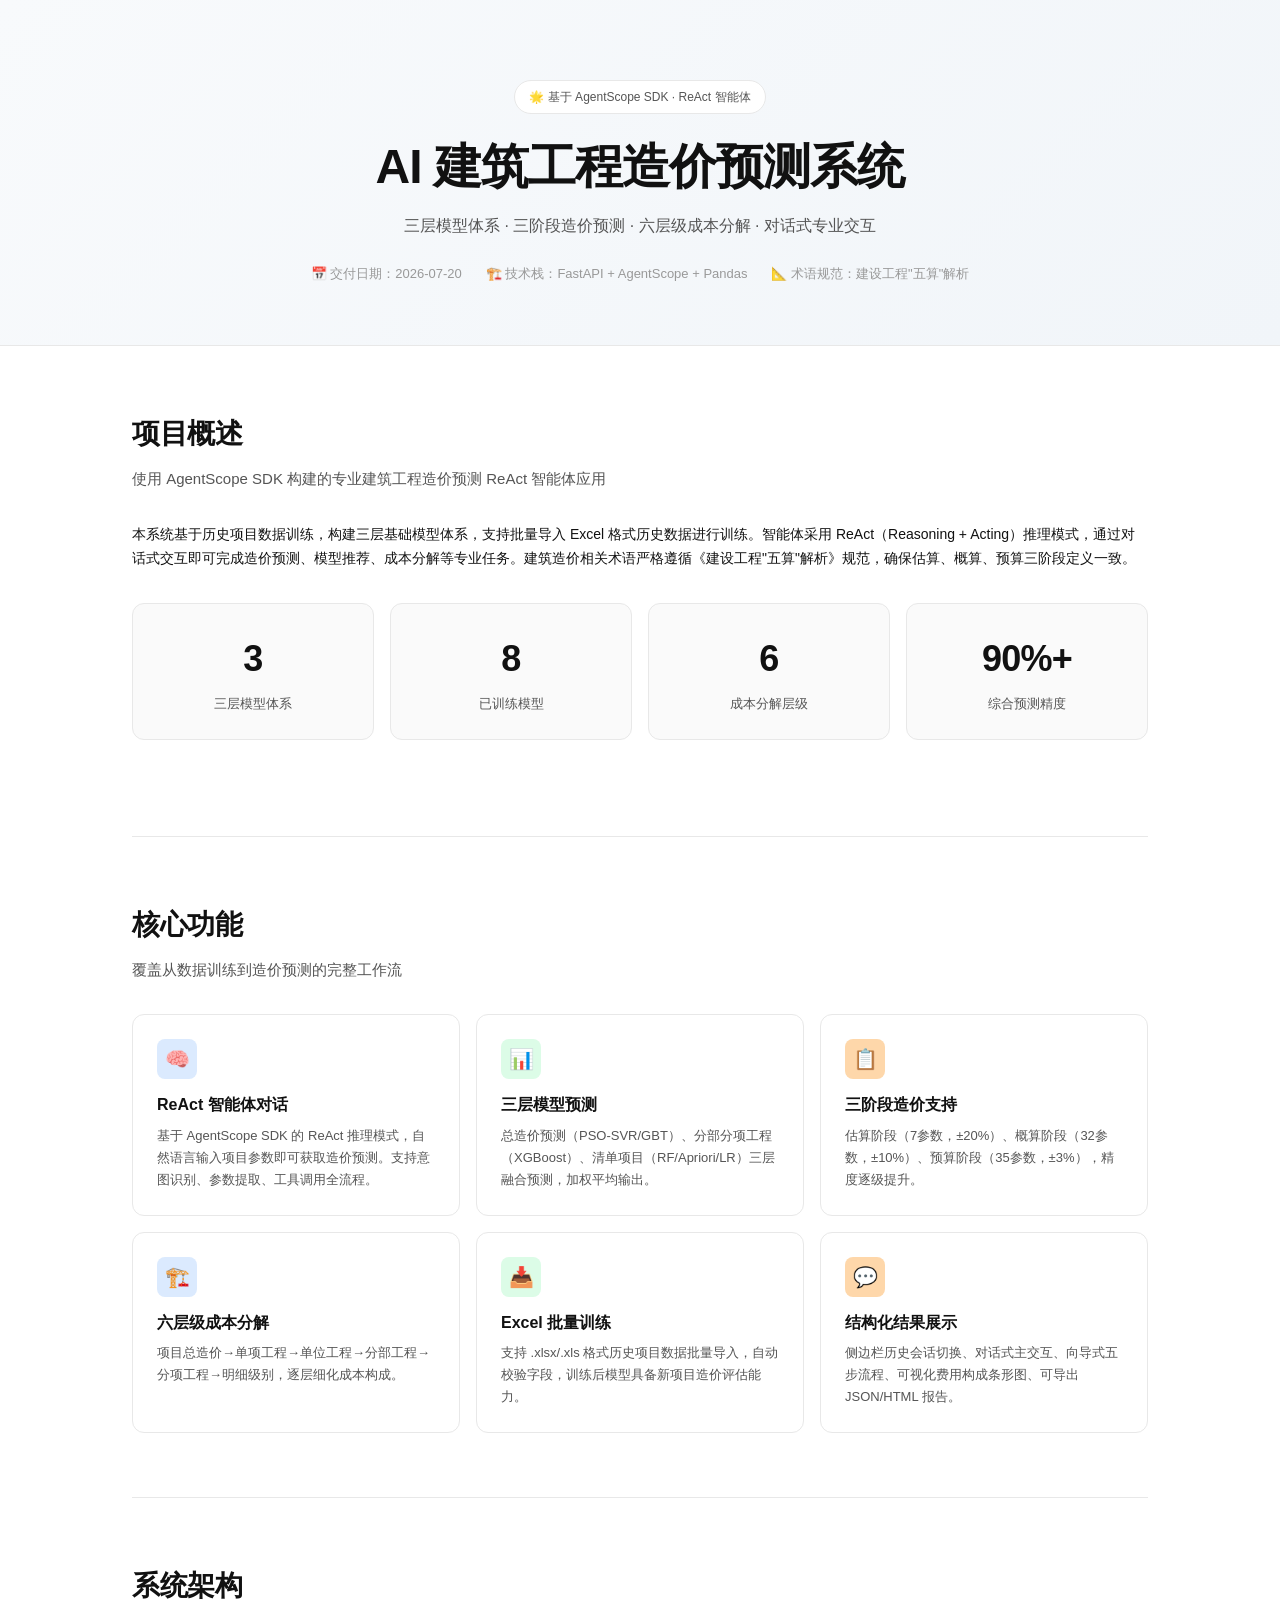
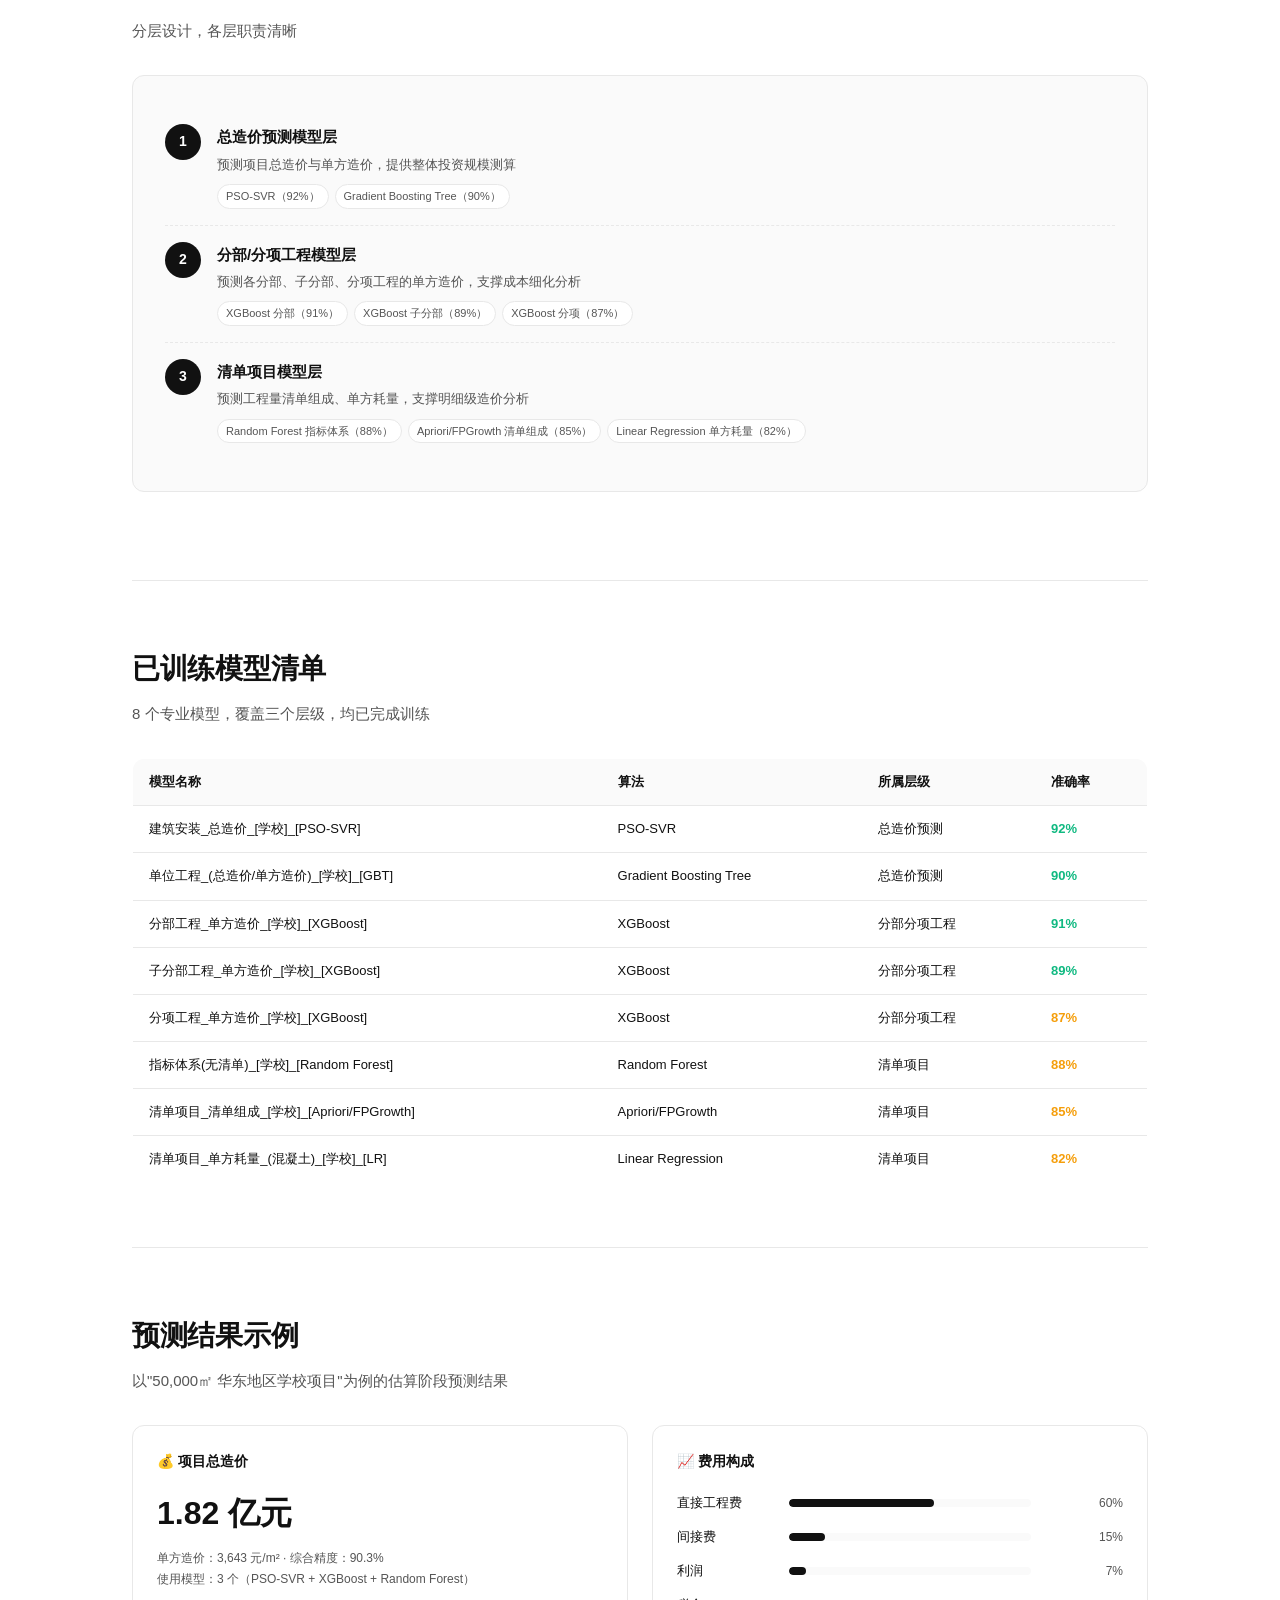
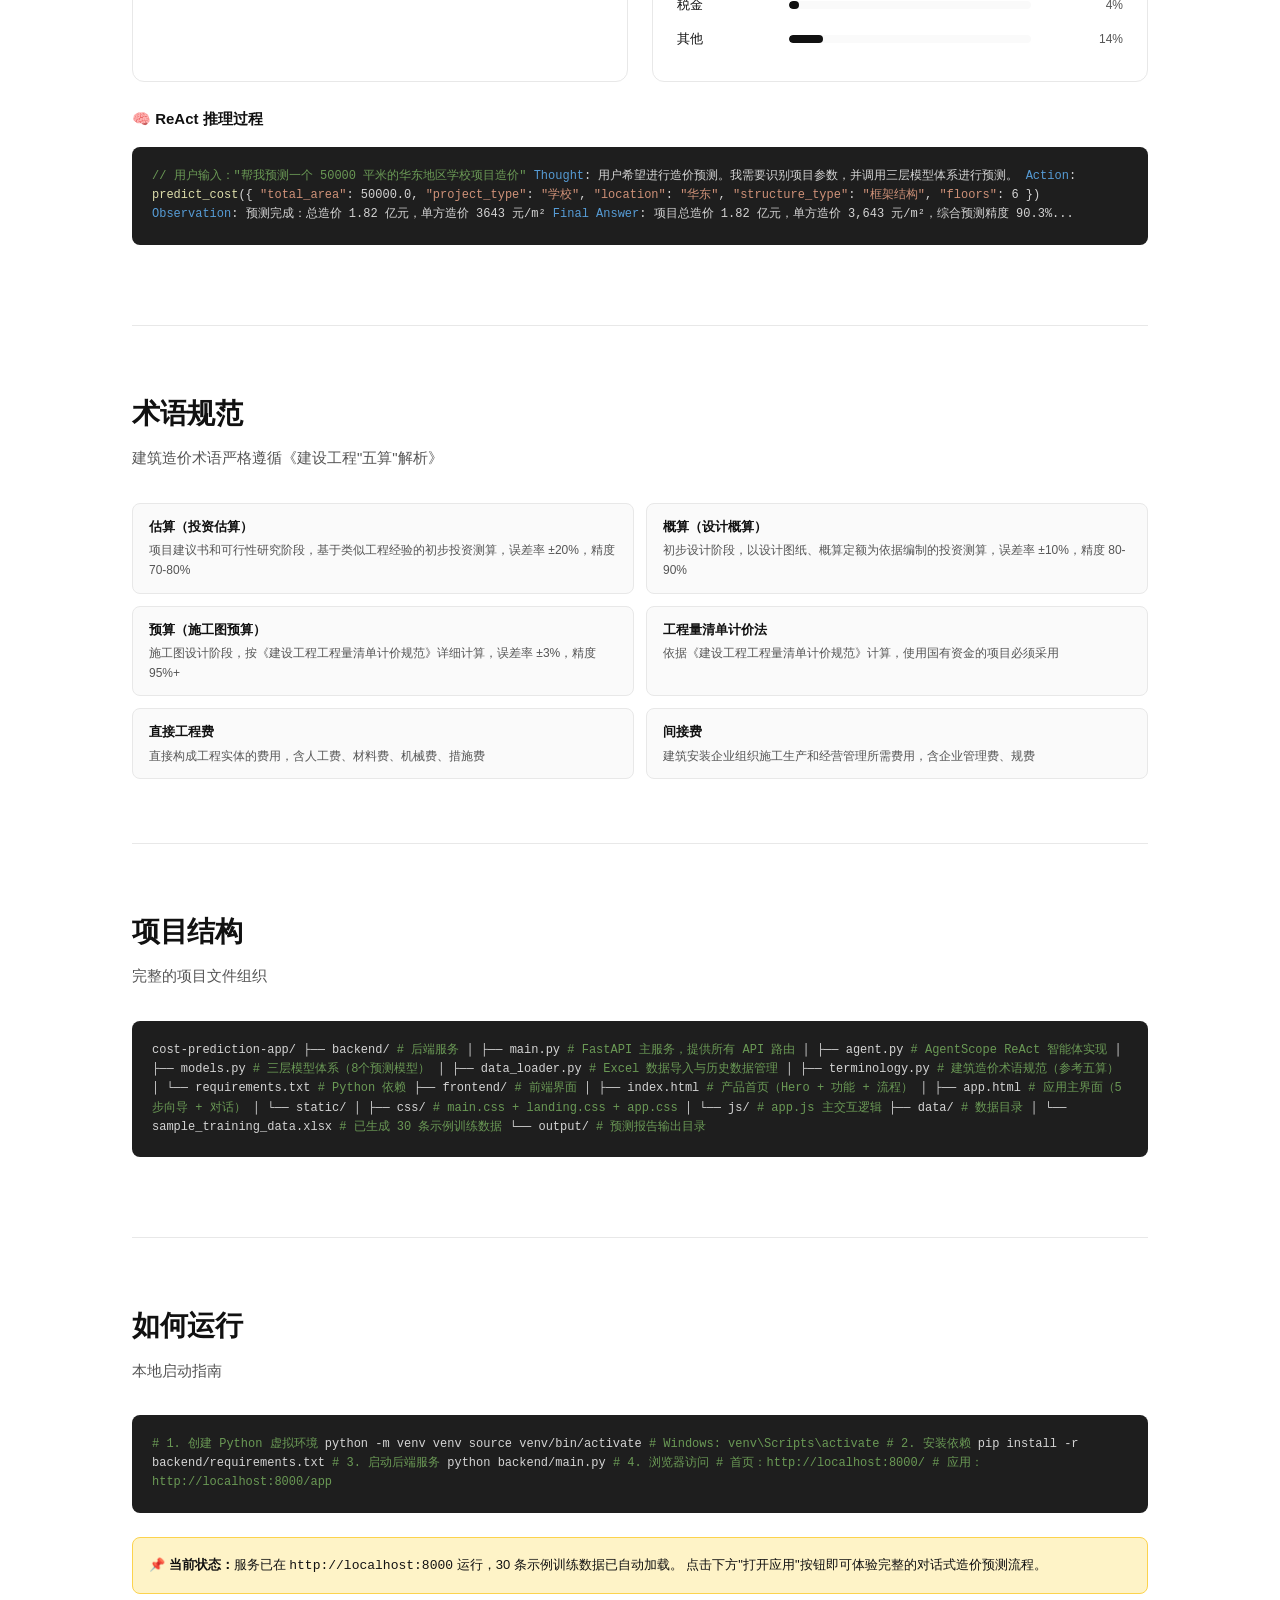
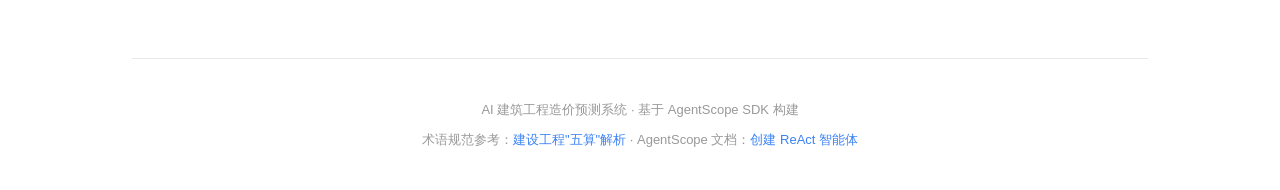
<file: 项目交付报告.html>
<!DOCTYPE html>
<html lang="zh-CN">
<head>
<meta charset="UTF-8">
<meta name="viewport" content="width=device-width, initial-scale=1.0">
<title>AI 造价预测系统 - 项目交付报告</title>
<style>
:root {
    --primary: #111; --bg: #fff; --bg-soft: #fafafa; --border: #e8e8e8;
    --text: #111; --text-soft: #555; --text-mute: #999;
    --success: #10b981; --warning: #f59e0b; --info: #3b82f6;
    --accent-blue: #dbeafe; --accent-green: #dcfce7; --accent-orange: #fed7aa;
    --radius: 8px; --radius-lg: 12px;
}
* { box-sizing: border-box; margin: 0; padding: 0; }
body {
    font-family: -apple-system, BlinkMacSystemFont, "Segoe UI", "PingFang SC", "Microsoft YaHei", sans-serif;
    color: var(--text); background: var(--bg); line-height: 1.7; font-size: 14px;
}
.container { max-width: 1080px; margin: 0 auto; padding: 0 32px; }
.hero {
    padding: 80px 0 60px; text-align: center;
    background: linear-gradient(135deg, #f8fafc 0%, #f1f5f9 100%);
    border-bottom: 1px solid var(--border);
}
.hero-badge {
    display: inline-block; padding: 6px 14px; background: var(--bg);
    border: 1px solid var(--border); border-radius: 999px;
    font-size: 12px; color: var(--text-soft); margin-bottom: 24px;
}
.hero h1 {
    font-size: 48px; font-weight: 700; margin-bottom: 16px;
    letter-spacing: -0.02em; line-height: 1.2;
}
.hero p { font-size: 16px; color: var(--text-soft); max-width: 640px; margin: 0 auto; }
.hero-meta {
    margin-top: 24px; font-size: 13px; color: var(--text-mute);
    display: flex; gap: 24px; justify-content: center; flex-wrap: wrap;
}
section { padding: 64px 0; border-bottom: 1px solid var(--border); }
section h2 {
    font-size: 28px; font-weight: 700; margin-bottom: 8px;
    letter-spacing: -0.01em;
}
section .subtitle { color: var(--text-soft); margin-bottom: 32px; font-size: 15px; }
.stats-grid {
    display: grid; grid-template-columns: repeat(4, 1fr); gap: 16px; margin: 32px 0;
}
.stat-card {
    background: var(--bg-soft); border: 1px solid var(--border);
    border-radius: var(--radius-lg); padding: 24px; text-align: center;
}
.stat-num { font-size: 36px; font-weight: 700; letter-spacing: -0.02em; }
.stat-label { font-size: 13px; color: var(--text-soft); margin-top: 4px; }
.feature-grid {
    display: grid; grid-template-columns: repeat(3, 1fr); gap: 16px;
}
.feature-card {
    border: 1px solid var(--border); border-radius: var(--radius-lg);
    padding: 24px; background: var(--bg);
}
.feature-icon {
    width: 40px; height: 40px; border-radius: var(--radius);
    display: flex; align-items: center; justify-content: center;
    font-size: 20px; margin-bottom: 12px;
}
.icon-blue { background: var(--accent-blue); }
.icon-green { background: var(--accent-green); }
.icon-orange { background: var(--accent-orange); }
.feature-card h3 { font-size: 16px; font-weight: 600; margin-bottom: 6px; }
.feature-card p { font-size: 13px; color: var(--text-soft); }
.architecture {
    background: var(--bg-soft); border: 1px solid var(--border);
    border-radius: var(--radius-lg); padding: 32px; margin: 24px 0;
}
.arch-layer {
    display: flex; gap: 16px; padding: 16px 0;
    border-bottom: 1px dashed var(--border);
}
.arch-layer:last-child { border-bottom: none; }
.arch-layer-num {
    width: 36px; height: 36px; border-radius: 50%;
    background: var(--primary); color: #fff;
    display: flex; align-items: center; justify-content: center;
    font-weight: 600; flex-shrink: 0;
}
.arch-layer-content h4 { font-size: 15px; font-weight: 600; margin-bottom: 4px; }
.arch-layer-content p { font-size: 13px; color: var(--text-soft); }
.arch-layer-tags { display: flex; gap: 6px; margin-top: 8px; flex-wrap: wrap; }
.tag {
    font-size: 11px; padding: 2px 8px; border-radius: 999px;
    background: var(--bg); color: var(--text-soft);
    border: 1px solid var(--border);
}
.model-table {
    width: 100%; border-collapse: collapse; font-size: 13px;
    border: 1px solid var(--border); border-radius: var(--radius-lg);
    overflow: hidden;
}
.model-table th {
    background: var(--bg-soft); padding: 12px 16px; text-align: left;
    font-weight: 600; border-bottom: 1px solid var(--border);
}
.model-table td {
    padding: 12px 16px; border-bottom: 1px solid var(--border);
}
.model-table tr:last-child td { border-bottom: none; }
.model-table tr:hover { background: var(--bg-soft); }
.acc-high { color: var(--success); font-weight: 600; }
.acc-mid { color: var(--warning); font-weight: 600; }
.result-demo {
    display: grid; grid-template-columns: 1fr 1fr; gap: 24px; margin: 24px 0;
}
.result-card {
    border: 1px solid var(--border); border-radius: var(--radius-lg);
    padding: 24px; background: var(--bg);
}
.result-card h4 { font-size: 14px; font-weight: 600; margin-bottom: 12px; }
.result-big { font-size: 32px; font-weight: 700; margin: 8px 0; }
.result-meta { font-size: 12px; color: var(--text-soft); }
.bar-row { display: flex; align-items: center; gap: 12px; padding: 6px 0; }
.bar-label { width: 100px; font-size: 13px; }
.bar-track { flex: 1; height: 8px; background: var(--bg-soft); border-radius: 999px; overflow: hidden; }
.bar-fill { height: 100%; background: var(--primary); border-radius: 999px; }
.bar-value { width: 80px; text-align: right; font-size: 12px; color: var(--text-soft); }
.code-block {
    background: #1e1e1e; color: #d4d4d4; padding: 20px;
    border-radius: var(--radius); font-family: "SF Mono", "Fira Code", Consolas, monospace;
    font-size: 12px; line-height: 1.6; overflow-x: auto; margin: 16px 0;
}
.code-block .kw { color: #569cd6; }
.code-block .str { color: #ce9178; }
.code-block .com { color: #6a9955; }
.code-block .fn { color: #dcdcaa; }
.terms-list {
    display: grid; grid-template-columns: 1fr 1fr; gap: 12px;
}
.term-item {
    padding: 12px 16px; background: var(--bg-soft);
    border: 1px solid var(--border); border-radius: var(--radius);
}
.term-name { font-weight: 600; font-size: 13px; margin-bottom: 2px; }
.term-desc { font-size: 12px; color: var(--text-soft); }
.footer {
    padding: 40px 0; text-align: center; color: var(--text-mute); font-size: 13px;
}
.footer a { color: var(--info); text-decoration: none; }
@media (max-width: 768px) {
    .stats-grid, .feature-grid, .result-demo, .terms-list { grid-template-columns: 1fr; }
    .hero h1 { font-size: 32px; }
}
</style>
</head>
<body>

<div class="hero">
    <div class="container">
        <div class="hero-badge">🌟 基于 AgentScope SDK · ReAct 智能体</div>
        <h1>AI 建筑工程造价预测系统</h1>
        <p>三层模型体系 · 三阶段造价预测 · 六层级成本分解 · 对话式专业交互</p>
        <div class="hero-meta">
            <span>📅 交付日期：2026-07-20</span>
            <span>🏗️ 技术栈：FastAPI + AgentScope + Pandas</span>
            <span>📐 术语规范：建设工程"五算"解析</span>
        </div>
    </div>
</div>

<div class="container">

<section>
    <h2>项目概述</h2>
    <p class="subtitle">使用 AgentScope SDK 构建的专业建筑工程造价预测 ReAct 智能体应用</p>
    <p>本系统基于历史项目数据训练，构建三层基础模型体系，支持批量导入 Excel 格式历史数据进行训练。智能体采用 ReAct（Reasoning + Acting）推理模式，通过对话式交互即可完成造价预测、模型推荐、成本分解等专业任务。建筑造价相关术语严格遵循《建设工程"五算"解析》规范，确保估算、概算、预算三阶段定义一致。</p>

    <div class="stats-grid">
        <div class="stat-card">
            <div class="stat-num">3</div>
            <div class="stat-label">三层模型体系</div>
        </div>
        <div class="stat-card">
            <div class="stat-num">8</div>
            <div class="stat-label">已训练模型</div>
        </div>
        <div class="stat-card">
            <div class="stat-num">6</div>
            <div class="stat-label">成本分解层级</div>
        </div>
        <div class="stat-card">
            <div class="stat-num">90%+</div>
            <div class="stat-label">综合预测精度</div>
        </div>
    </div>
</section>

<section>
    <h2>核心功能</h2>
    <p class="subtitle">覆盖从数据训练到造价预测的完整工作流</p>

    <div class="feature-grid">
        <div class="feature-card">
            <div class="feature-icon icon-blue">🧠</div>
            <h3>ReAct 智能体对话</h3>
            <p>基于 AgentScope SDK 的 ReAct 推理模式，自然语言输入项目参数即可获取造价预测。支持意图识别、参数提取、工具调用全流程。</p>
        </div>
        <div class="feature-card">
            <div class="feature-icon icon-green">📊</div>
            <h3>三层模型预测</h3>
            <p>总造价预测（PSO-SVR/GBT）、分部分项工程（XGBoost）、清单项目（RF/Apriori/LR）三层融合预测，加权平均输出。</p>
        </div>
        <div class="feature-card">
            <div class="feature-icon icon-orange">📋</div>
            <h3>三阶段造价支持</h3>
            <p>估算阶段（7参数，±20%）、概算阶段（32参数，±10%）、预算阶段（35参数，±3%），精度逐级提升。</p>
        </div>
        <div class="feature-card">
            <div class="feature-icon icon-blue">🏗️</div>
            <h3>六层级成本分解</h3>
            <p>项目总造价→单项工程→单位工程→分部工程→分项工程→明细级别，逐层细化成本构成。</p>
        </div>
        <div class="feature-card">
            <div class="feature-icon icon-green">📥</div>
            <h3>Excel 批量训练</h3>
            <p>支持 .xlsx/.xls 格式历史项目数据批量导入，自动校验字段，训练后模型具备新项目造价评估能力。</p>
        </div>
        <div class="feature-card">
            <div class="feature-icon icon-orange">💬</div>
            <h3>结构化结果展示</h3>
            <p>侧边栏历史会话切换、对话式主交互、向导式五步流程、可视化费用构成条形图、可导出 JSON/HTML 报告。</p>
        </div>
    </div>
</section>

<section>
    <h2>系统架构</h2>
    <p class="subtitle">分层设计，各层职责清晰</p>

    <div class="architecture">
        <div class="arch-layer">
            <div class="arch-layer-num">1</div>
            <div class="arch-layer-content">
                <h4>总造价预测模型层</h4>
                <p>预测项目总造价与单方造价，提供整体投资规模测算</p>
                <div class="arch-layer-tags">
                    <span class="tag">PSO-SVR（92%）</span>
                    <span class="tag">Gradient Boosting Tree（90%）</span>
                </div>
            </div>
        </div>
        <div class="arch-layer">
            <div class="arch-layer-num">2</div>
            <div class="arch-layer-content">
                <h4>分部/分项工程模型层</h4>
                <p>预测各分部、子分部、分项工程的单方造价，支撑成本细化分析</p>
                <div class="arch-layer-tags">
                    <span class="tag">XGBoost 分部（91%）</span>
                    <span class="tag">XGBoost 子分部（89%）</span>
                    <span class="tag">XGBoost 分项（87%）</span>
                </div>
            </div>
        </div>
        <div class="arch-layer">
            <div class="arch-layer-num">3</div>
            <div class="arch-layer-content">
                <h4>清单项目模型层</h4>
                <p>预测工程量清单组成、单方耗量，支撑明细级造价分析</p>
                <div class="arch-layer-tags">
                    <span class="tag">Random Forest 指标体系（88%）</span>
                    <span class="tag">Apriori/FPGrowth 清单组成（85%）</span>
                    <span class="tag">Linear Regression 单方耗量（82%）</span>
                </div>
            </div>
        </div>
    </div>
</section>

<section>
    <h2>已训练模型清单</h2>
    <p class="subtitle">8 个专业模型，覆盖三个层级，均已完成训练</p>

    <table class="model-table">
        <thead>
            <tr>
                <th>模型名称</th>
                <th>算法</th>
                <th>所属层级</th>
                <th>准确率</th>
            </tr>
        </thead>
        <tbody>
            <tr><td>建筑安装_总造价_[学校]_[PSO-SVR]</td><td>PSO-SVR</td><td>总造价预测</td><td class="acc-high">92%</td></tr>
            <tr><td>单位工程_(总造价/单方造价)_[学校]_[GBT]</td><td>Gradient Boosting Tree</td><td>总造价预测</td><td class="acc-high">90%</td></tr>
            <tr><td>分部工程_单方造价_[学校]_[XGBoost]</td><td>XGBoost</td><td>分部分项工程</td><td class="acc-high">91%</td></tr>
            <tr><td>子分部工程_单方造价_[学校]_[XGBoost]</td><td>XGBoost</td><td>分部分项工程</td><td class="acc-high">89%</td></tr>
            <tr><td>分项工程_单方造价_[学校]_[XGBoost]</td><td>XGBoost</td><td>分部分项工程</td><td class="acc-mid">87%</td></tr>
            <tr><td>指标体系(无清单)_[学校]_[Random Forest]</td><td>Random Forest</td><td>清单项目</td><td class="acc-mid">88%</td></tr>
            <tr><td>清单项目_清单组成_[学校]_[Apriori/FPGrowth]</td><td>Apriori/FPGrowth</td><td>清单项目</td><td class="acc-mid">85%</td></tr>
            <tr><td>清单项目_单方耗量_(混凝土)_[学校]_[LR]</td><td>Linear Regression</td><td>清单项目</td><td class="acc-mid">82%</td></tr>
        </tbody>
    </table>
</section>

<section>
    <h2>预测结果示例</h2>
    <p class="subtitle">以"50,000㎡ 华东地区学校项目"为例的估算阶段预测结果</p>

    <div class="result-demo">
        <div class="result-card">
            <h4>💰 项目总造价</h4>
            <div class="result-big">1.82 亿元</div>
            <div class="result-meta">
                单方造价：3,643 元/m² · 综合精度：90.3%<br>
                使用模型：3 个（PSO-SVR + XGBoost + Random Forest）
            </div>
        </div>
        <div class="result-card">
            <h4>📈 费用构成</h4>
            <div class="bar-row">
                <div class="bar-label">直接工程费</div>
                <div class="bar-track"><div class="bar-fill" style="width:60%"></div></div>
                <div class="bar-value">60%</div>
            </div>
            <div class="bar-row">
                <div class="bar-label">间接费</div>
                <div class="bar-track"><div class="bar-fill" style="width:15%"></div></div>
                <div class="bar-value">15%</div>
            </div>
            <div class="bar-row">
                <div class="bar-label">利润</div>
                <div class="bar-track"><div class="bar-fill" style="width:7%"></div></div>
                <div class="bar-value">7%</div>
            </div>
            <div class="bar-row">
                <div class="bar-label">税金</div>
                <div class="bar-track"><div class="bar-fill" style="width:4%"></div></div>
                <div class="bar-value">4%</div>
            </div>
            <div class="bar-row">
                <div class="bar-label">其他</div>
                <div class="bar-track"><div class="bar-fill" style="width:14%"></div></div>
                <div class="bar-value">14%</div>
            </div>
        </div>
    </div>

    <h4 style="margin: 24px 0 12px; font-size: 15px;">🧠 ReAct 推理过程</h4>
    <div class="code-block">
<span class="com">// 用户输入："帮我预测一个 50000 平米的华东地区学校项目造价"</span>

<span class="kw">Thought</span>: 用户希望进行造价预测。我需要识别项目参数，并调用三层模型体系进行预测。
<span class="kw">Action</span>: <span class="fn">predict_cost</span>({
  <span class="str">"total_area"</span>: 50000.0,
  <span class="str">"project_type"</span>: <span class="str">"学校"</span>,
  <span class="str">"location"</span>: <span class="str">"华东"</span>,
  <span class="str">"structure_type"</span>: <span class="str">"框架结构"</span>,
  <span class="str">"floors"</span>: 6
})
<span class="kw">Observation</span>: 预测完成：总造价 1.82 亿元，单方造价 3643 元/m²
<span class="kw">Final Answer</span>: 项目总造价 1.82 亿元，单方造价 3,643 元/m²，综合预测精度 90.3%...
    </div>
</section>

<section>
    <h2>术语规范</h2>
    <p class="subtitle">建筑造价术语严格遵循《建设工程"五算"解析》</p>

    <div class="terms-list">
        <div class="term-item">
            <div class="term-name">估算（投资估算）</div>
            <div class="term-desc">项目建议书和可行性研究阶段，基于类似工程经验的初步投资测算，误差率 ±20%，精度 70-80%</div>
        </div>
        <div class="term-item">
            <div class="term-name">概算（设计概算）</div>
            <div class="term-desc">初步设计阶段，以设计图纸、概算定额为依据编制的投资测算，误差率 ±10%，精度 80-90%</div>
        </div>
        <div class="term-item">
            <div class="term-name">预算（施工图预算）</div>
            <div class="term-desc">施工图设计阶段，按《建设工程工程量清单计价规范》详细计算，误差率 ±3%，精度 95%+</div>
        </div>
        <div class="term-item">
            <div class="term-name">工程量清单计价法</div>
            <div class="term-desc">依据《建设工程工程量清单计价规范》计算，使用国有资金的项目必须采用</div>
        </div>
        <div class="term-item">
            <div class="term-name">直接工程费</div>
            <div class="term-desc">直接构成工程实体的费用，含人工费、材料费、机械费、措施费</div>
        </div>
        <div class="term-item">
            <div class="term-name">间接费</div>
            <div class="term-desc">建筑安装企业组织施工生产和经营管理所需费用，含企业管理费、规费</div>
        </div>
    </div>
</section>

<section>
    <h2>项目结构</h2>
    <p class="subtitle">完整的项目文件组织</p>

    <div class="code-block">
cost-prediction-app/
├── backend/                          <span class="com"># 后端服务</span>
│   ├── main.py                       <span class="com"># FastAPI 主服务，提供所有 API 路由</span>
│   ├── agent.py                      <span class="com"># AgentScope ReAct 智能体实现</span>
│   ├── models.py                     <span class="com"># 三层模型体系（8个预测模型）</span>
│   ├── data_loader.py                <span class="com"># Excel 数据导入与历史数据管理</span>
│   ├── terminology.py                <span class="com"># 建筑造价术语规范（参考五算）</span>
│   └── requirements.txt              <span class="com"># Python 依赖</span>
├── frontend/                         <span class="com"># 前端界面</span>
│   ├── index.html                    <span class="com"># 产品首页（Hero + 功能 + 流程）</span>
│   ├── app.html                      <span class="com"># 应用主界面（5步向导 + 对话）</span>
│   └── static/
│       ├── css/                      <span class="com"># main.css + landing.css + app.css</span>
│       └── js/                       <span class="com"># app.js 主交互逻辑</span>
├── data/                             <span class="com"># 数据目录</span>
│   └── sample_training_data.xlsx     <span class="com"># 已生成 30 条示例训练数据</span>
└── output/                           <span class="com"># 预测报告输出目录</span>
    </div>
</section>

<section>
    <h2>如何运行</h2>
    <p class="subtitle">本地启动指南</p>

    <div class="code-block">
<span class="com"># 1. 创建 Python 虚拟环境</span>
python -m venv venv
source venv/bin/activate  <span class="com"># Windows: venv\Scripts\activate</span>

<span class="com"># 2. 安装依赖</span>
pip install -r backend/requirements.txt

<span class="com"># 3. 启动后端服务</span>
python backend/main.py

<span class="com"># 4. 浏览器访问</span>
<span class="com"># 首页：http://localhost:8000/</span>
<span class="com"># 应用：http://localhost:8000/app</span>
    </div>

    <div style="margin-top: 24px; padding: 16px; background: #fef3c7; border: 1px solid #fcd34d; border-radius: var(--radius); font-size: 13px;">
        <strong>📌 当前状态：</strong>服务已在 <code>http://localhost:8000</code> 运行，30 条示例训练数据已自动加载。
        点击下方"打开应用"按钮即可体验完整的对话式造价预测流程。
    </div>
</section>

</div>

<div class="footer">
    <p>AI 建筑工程造价预测系统 · 基于 AgentScope SDK 构建</p>
    <p style="margin-top: 8px;">
        术语规范参考：<a href="https://www.ahua.edu.cn/sjc/2025/0918/c834a42898/page.htm" target="_blank">建设工程"五算"解析</a> ·
        AgentScope 文档：<a href="https://doc.agentscope.io/zh_CN/tutorial/quickstart_agent.html" target="_blank">创建 ReAct 智能体</a>
    </p>
</div>

</body>
</html>
</file>
